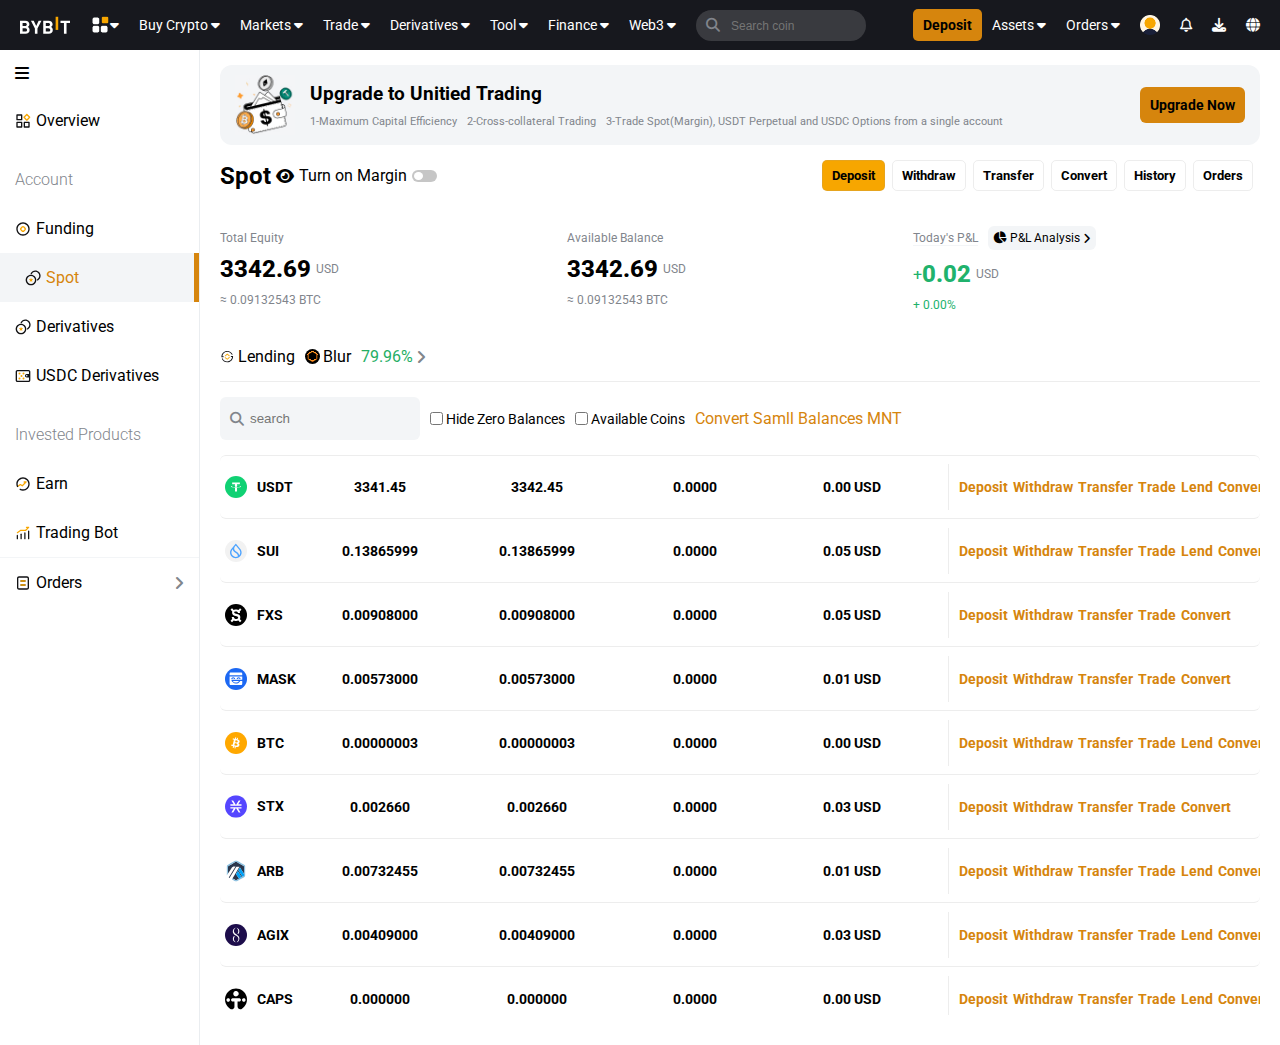
<file: bybit_spot-page-master/index.html>
<!DOCTYPE html>
<html lang="en">
<head>
    <meta charset="UTF-8">
    <meta http-equiv="X-UA-Compatible" content="IE=edge">
    <meta name="viewport" content="width=device-width, initial-scale=1.0">
    <link rel="stylesheet" href="style.css">
    <link rel="stylesheet" href="webfonts/all.min.css">
    <link rel="preconnect" href="https://fonts.googleapis.com">
    <link rel="preconnect" href="https://fonts.gstatic.com" crossorigin>
    <link href="https://fonts.googleapis.com/css2?family=Roboto:ital,wght@0,100;0,300;0,400;1,100&display=swap" rel="stylesheet">
    <title>Bybit/Spot</title>
</head>
<body>
    <header>
        <div class="left">
            <ul class="linkes">
                <li class="mobile"><a href="#0"><img class="logo" src="images/logo.svg" alt=""></a></li>
                <li><a href="#0"><img class="link" src="images/download.png" alt=""><i class="fa-solid fa-caret-down"></i></a></li>
                <li><a href="#0"><span>Buy Crypto</span><i class="fa-solid fa-caret-down"></i></a></li>
                <li><a href="#0"><span>Markets</span><i class="fa-solid fa-caret-down"></i></a></li>
                <li><a href="#0"><span>Trade</span><i class="fa-solid fa-caret-down"></i></a></li>
                <li><a href="#0"><span>Derivatives</span><i class="fa-solid fa-caret-down"></i></a></li>
                <li><a href="#0"><span>Tool</span><i class="fa-solid fa-caret-down"></i></a></li>
                <li><a href="#0"><span>Finance</span><i class="fa-solid fa-caret-down"></i></a></li>
                <li><a href="#0"><span>Web3</span><i class="fa-solid fa-caret-down"></i></a></li>
            </ul>
            <div class="search">
                <i class="fa-solid fa-search"></i>
                <input type="search" name="" id="" placeholder="Search coin">
            </div>
            <div class="search-mobile">
                <i class="fa-solid fa-search"></i>
                <input type="search" name="" id="" placeholder="Search coin">
            </div>
        </div>
        <div class="right">
            <ul class="linkes">
                <li class="btn"><a href="#0">Deposit</a></li>
                <li><a href="#0"><span>Assets</span><i class="fa-solid fa-caret-down"></i></a></li>
                <li><a href="#0"><span>Orders</span><i class="fa-solid fa-caret-down"></i></a></li>
                <li class="mobile sub-menu">
                    <a href="#0"><i class="fa-solid fa-angle-down mobile"></i><img src="images/default.png" alt=""></a>
                    <ul class="icons">
                        <ul class="nested">
                            <li class="mobile"><a href="#0"><img src="images/default.png" alt=""></a></li>
                            <li class="mobile"><a href="#0"><i class="fa-regular fa-bell"></i></a></li>
                            <li class="mobile"><a href="#0"><i class="fa-solid fa-download "></i></a></li>
                            <li class="mobile"><a href="#0"><i class="fa-solid fa-globe "></i></a></li>
                        </ul>
                        <li class="btn mobile"><a href="#0">Deposit</a></li>
                    </ul>
                </li>
                <li class="mobile bars last"><i class="fa-solid fa-bars"></i></li>
                <li><a href="#0"><i class="fa-regular fa-bell last"></i></a></li>
                <li><a href="#0"><i class="fa-solid fa-download last"></i></a></li>
                <li><a href="#0"><i class="fa-solid fa-globe last"></i></a></li>
            </ul>
        </div>
    </header>
    <main>
        <aside>
            <i class= "fa-solid fa-bars" ></i>
            <ul class="pages">
                <li><a href="overview_page/index.html"><img src="images/download.svg" alt=""> <span>Overview</span></a></li>
                <h4 class="mini-title">Account</h4>
                <ul class="sub">
                    <li><a href="#0"><img src="images/download (1).svg" alt=""><span>Funding</span></a></li>
                    <li class="active"><a href="#0"><img src="images/download (3).svg" alt=""><span>Spot</span></a></li>
                    <li><a href="#0"><img src="images/download (3).svg" alt=""><span>Derivatives</span></a></li>
                    <li><a href="#0"><img src="images/download (2).svg" alt=""><span>USDC Derivatives</span></a></li>
                </ul>
                <h4 class="mini-title">Invested Products</h4>
                <ul class="sub">
                    <li><a href="#0"><img src="images/download (4).svg" alt=""><span>Earn</span></a></li>
                    <li><a href="#0"><img src="images//download (5).svg" alt=""><span>Trading Bot</span></a></li>
                </ul>
                <li class="last-li"><a href="#0"><img src="images/download (6).svg" alt=""><span>Orders</span></a><i class="fa-solid fa-angle-right"></i></li>
            </ul>
        </aside>
        <div class="content">
            <div class="overley"></div>
            <div class="acc-guide">
                <div class="left">
                    <img src="images/uta_update.0687ecd8.jpeg" alt="">
                    <div class="upgrade">
                        <h3>Upgrade to Unitied Trading</h3>
                        <ul clas="list">
                            <li>1-Maximum Capital Efficiency</li>
                            <li>2-Cross-collateral Trading</li>
                            <li>3-Trade Spot(Margin), USDT Perpetual and USDC Options from a single account</li>
                        </ol>
                    </div>
                </div>
                <a href="#0" class="right">Upgrade Now</a>
            </div>
            <div class="overview">
                <div class="left">
                    <h3>Spot<i class="fa-solid fa-eye"></i></h3>
                    <span>Turn on Margin <span class="icon"></span></span>
                </div>
                <div class="right">
                    <ul>
                        <li class="active">Deposit</li>
                        <li>Withdraw</li>
                        <li>Transfer</li>
                        <li>Convert</li>
                        <li>History</li>
                        <li>Orders</li>
                    </ul>
                </div>
            </div>
            <!-- usd info -->
            <div class="usd-info">
                <div class="box">
                    <div class="info">
                        <p class="head">Total Equity</p>
                        <div class="balance"><span class="num">3342.69</span><span>USD</span></div>
                        <p class="btc">≈ <span>0.09132543</span> BTC </p>
                    </div>
                </div>
                <div class="box">
                    <div class="info">
                        <p class="head">Available Balance
                        </p>
                        <div class="balance"><span class="num">3342.69</span><span>USD</span></div>
                            <p class="btc">≈ <span>0.09132543</span> BTC</p>
                    </div>
                </div>
                <div class="box">
                    <div class="info">
                        <div class="top">
                            <p class="head">Today's P&L</p>
                            <a href="analysis_page/index.html"><i class="fa-solid fa-chart-pie"></i> P&L Analysis <i class="fa-solid fa-angle-right"></i></a>
                        </div>
                        <div class="balance " style="color: #20b26c;"><span class="plus"style="color: #20b26c;"></span>+<span class="num"style="color: #20b26c;">0.02</span><span>USD</span></div>
                            <p class="btc"style="color: #20b26c;">+ <span class="percentage"style="color: #20b26c;">0.00%</span></p>
                    </div>
                </div>
            </div>
            <div class="mini">
                <span class="lending"><img src="images/download (7).svg" alt="">Lending</span>
                <span class="blur"><img src="images/a53b3094971d7b64825807ae103b2e50.svg" alt="">Blur</span>
                <span class="percent">79.96% <i class="fa-solid fa-angle-right"></i></span>
            </div>
            <div class="balances">
                <div class="inputs">
                    <div class="search">
                        <i class="fa-solid fa-search"></i>
                        <input type="search" name="" id="" placeholder="search">
                    </div>
                    <div class="hide-check-box check">
                        <input type="checkbox" name="" id="hide">
                        <label for="hide">Hide Zero Balances</label>
                    </div>
                    <div class="Available-check-box check">
                        <input type="checkbox" name="" id="Available">
                        <label for="Available">Available Coins</label>
                    </div>
                    <a href="#0">Convert Samll Balances MNT</a>
                </div>
                <div class="table">
                    <div class="row">
                        <div class="left">
                            <div class="title">
                                <img src="images/balances/170314b1e124e4f11ac58e456264a1b7.svg" alt="">
                                <span>USDT</span>
                            </div>
                            <ul class="balance">
                                <li>3341.45</li>
                                <li>3342.45</li>
                                <li>0.0000</li>
                                <li>0.00 USD</li>
                            </ul>
                        </div>
                        <ul class="options">
                            <li>Deposit</li>
                            <li>Withdraw</li>
                            <li>Transfer</li>
                            <li>Trade</li>
                            <li>Lend</li>
                            <li>Convert</li>
                        </ul>
                    </div>
                    <div class="row">
                        <div class="left">
                            <div class="title">
                                <img src="images/cd0834d18ce8ee7dcda818f56ba100af.svg" alt="">
                                <span>SUI</span>
                            </div>
                            <ul class="balance">
                                <li>0.13865999</li>
                                <li>0.13865999</li>
                                <li>0.0000</li>
                                <li>0.05 USD</li>
                            </ul>
                        </div>
                        <ul class="options">
                            <li>Deposit</li>
                            <li>Withdraw</li>
                            <li>Transfer</li>
                            <li>Trade</li>
                            <li>Lend</li>
                            <li>Convert</li>
                        </ul>
                    </div>
                    <div class="row">
                        <div class="left">
                            <div class="title">
                                <img src="images/6471f0c6cf9cd4d1a5e60bc545bdd0a5.svg" alt="">
                                <span>FXS</span>
                            </div>
                            <ul class="balance">
                                <li>0.00908000</li>
                                <li>0.00908000</li>
                                <li>0.0000</li>
                                <li>0.05 USD</li>
                            </ul>
                        </div>
                        <ul class="options">
                            <li>Deposit</li>
                            <li>Withdraw</li>
                            <li>Transfer</li>
                            <li>Trade</li>
                            <li>Convert</li>
                        </ul>
                    </div>
                    <div class="row">
                        <div class="left">
                            <div class="title">
                                <img src="images/be5771442a781b3bb374911fa6d3f3de.svg" alt="">
                                <span>MASK</span>
                            </div>
                            <ul class="balance">
                                <li>0.00573000
                                </li>
                                <li>0.00573000
                                </li>
                                <li>0.0000</li>
                                <li>0.01 USD
                                </li>
                            </ul>
                        </div>
                        <ul class="options">
                            <li>Deposit</li>
                            <li>Withdraw</li>
                            <li>Transfer</li>
                            <li>Trade</li>
                            <li>Convert</li>
                        </ul>
                    </div>
                    <!-- <div class="row">
                        <div class="left">
                            <div class="title">
                                <img src="images/0116d2bc938e8175c25d919a9b982703.svg" alt="">
                                <span>RNDR</span>
                            </div>
                            <ul class="balance">
                                <li>3054.3319</li>
                                <li>3054.3319</li>
                                <li>0.0000</li>
                                <li>0.33 USD</li>
                            </ul>
                        </div>
                        <ul class="options">
                            <li>Deposit</li>
                            <li>Withdraw</li>
                            <li>Transfer</li>
                            <li>Trade</li>
                            <li>Convert</li>
                        </ul>
                    </div> -->
                    <div class="row">
                        <div class="left">
                            <div class="title">
                                <img src="images/balances/d9c8c35b4223b50d9773d7d5294d019f.svg" alt="">
                                <span>BTC</span>
                            </div>
                            <ul class="balance">
                                <li>0.00000003
                                </li>
                                <li>0.00000003
                                </li>
                                <li>0.0000</li>
                                <li>0.00 USD</li>
                            </ul>
                        </div>
                        <ul class="options">
                            <li>Deposit</li>
                            <li>Withdraw</li>
                            <li>Transfer</li>
                            <li>Trade</li>
                            <li>Lend</li>
                            <li>Convert</li>
                        </ul>
                    </div>
                    <div class="row">
                        <div class="left">
                            <div class="title">
                                <img src="images/5ead595f8557cbc2d8ca89e68d611351.svg" alt="">
                                <span>STX</span>
                            </div>
                            <ul class="balance">
                                <li>0.002660</li>
                                <li>0.002660</li>
                                <li>0.0000</li>
                                <li>0.03 USD</li>
                            </ul>
                        </div>
                        <ul class="options">
                            <li>Deposit</li>
                            <li>Withdraw</li>
                            <li>Transfer</li>
                            <li>Trade</li>
                            <li>Convert</li>
                        </ul>
                    </div>
                    <div class="row">
                        <div class="left">
                            <div class="title">
                                <img src="images/0116d2bc938e8175c25d919a9b982703.svg" alt="">
                                <span>ARB</span>
                            </div>
                            <ul class="balance">
                                <li>0.00732455
                                </li>
                                <li>0.00732455
                                </li>
                                <li>0.0000</li>
                                <li>0.01 USD</li>
                            </ul>
                        </div>
                        <ul class="options">
                            <li>Deposit</li>
                            <li>Withdraw</li>
                            <li>Transfer</li>
                            <li>Trade</li>
                            <li>Lend</li>
                            <li>Convert</li>
                        </ul>
                    </div>
                    <div class="row">
                        <div class="left">
                            <div class="title">
                                <img src="images/fe3acfcbbc40b9654e2ccb6a227149e6.svg" alt="">
                                <span>AGIX</span>
                            </div>
                            <ul class="balance">
                                <li>0.00409000</li>
                                <li>0.00409000</li>
                                <li>0.0000</li>
                                <li>0.03 USD</li>
                            </ul>
                        </div>
                        <ul class="options">
                            <li>Deposit</li>
                            <li>Withdraw</li>
                            <li>Transfer</li>
                            <li>Trade</li>
                            <li>Lend</li>
                            <li>Convert</li>
                        </ul>
                    </div>
                    <div class="row">
                        <div class="left">
                            <div class="title">
                                <img src="images/balances/e0daf3f2ada42daf83da854898471602.svg" alt="">
                                <span>CAPS</span>
                            </div>
                            <ul class="balance">
                                <li>0.000000</li>
                                <li>0.000000</li>
                                <li>0.0000</li>
                                <li>0.00 USD</li>
                            </ul>
                        </div>
                        <ul class="options">
                            <li>Deposit</li>
                            <li>Withdraw</li>
                            <li>Transfer</li>
                            <li>Trade</li>
                            <li>Lend</li>
                            <li>Convert</li>
                        </ul>
                    </div>
                    <div class="row">
                        <div class="left">
                            <div class="title">
                                <img src="images/balances/346a12a304bf37a227af2e7f7fcee6d7.svg" alt="">
                                <span>CGPT</span>
                            </div>
                            <ul class="balance">
                                <li>0.000000</li>
                                <li>0.000000</li>
                                <li>0.0000</li>
                                <li>0.00 USD</li>
                            </ul>
                        </div>
                        <ul class="options">
                            <li>Deposit</li>
                            <li>Withdraw</li>
                            <li>Transfer</li>
                            <li>Trade</li>
                            <li>Lend</li>
                            <li>Convert</li>
                        </ul>
                    </div>
                </div>
            </div>
        </div>
    </main>
    <script src="main.js"></script>
</body>
</html>
</file>
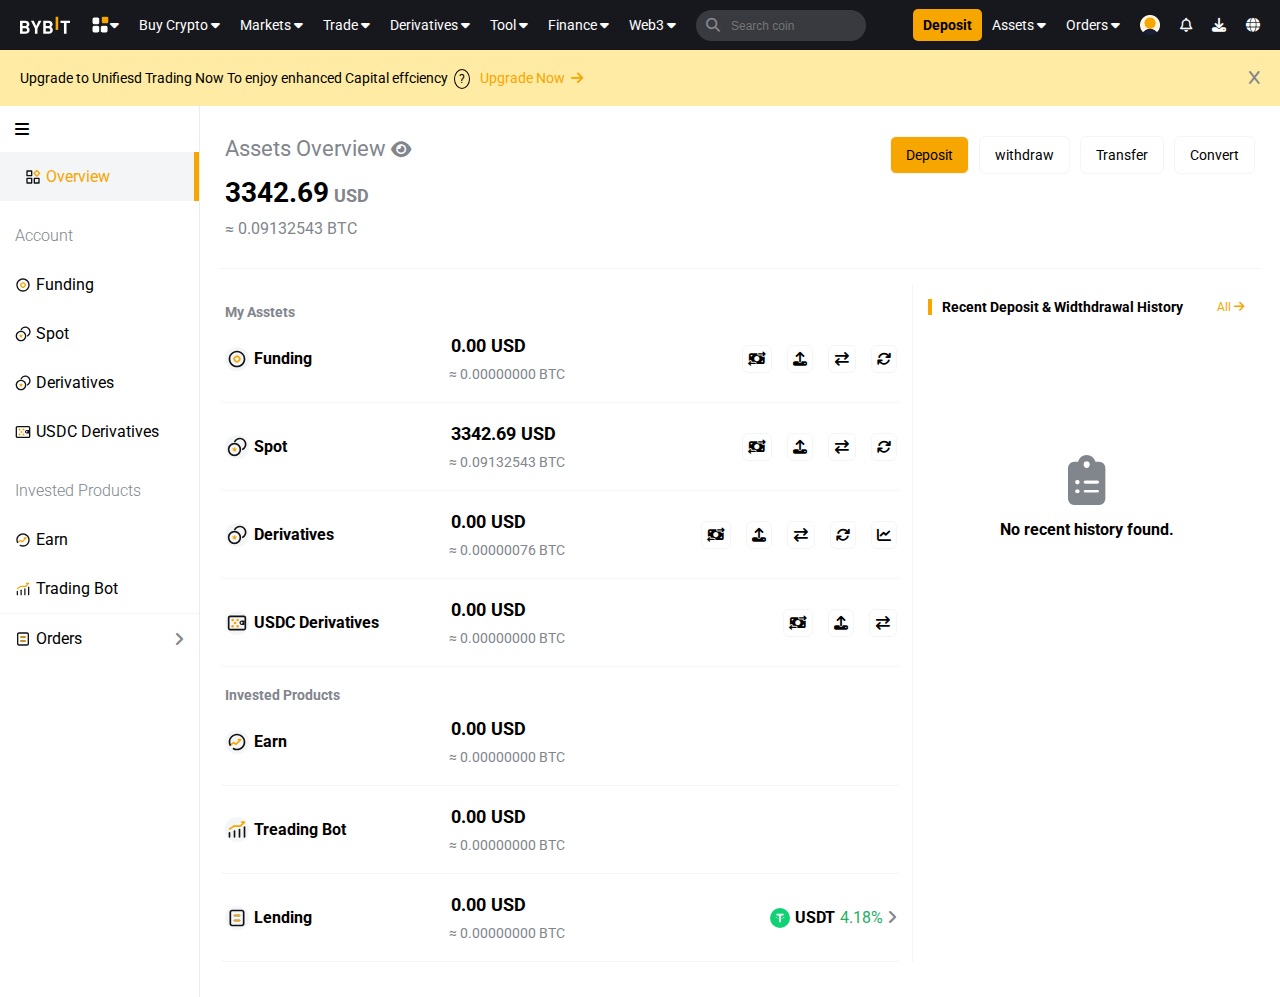
<file: bybit_spot-page-master/overview_page/index.html>
<!DOCTYPE html>
<html lang="en">
<head>
    <meta charset="UTF-8">
    <meta http-equiv="X-UA-Compatible" content="IE=edge">
    <meta name="viewport" content="width=device-width, initial-scale=1.0">
    <link rel="stylesheet" href="style.css">
    <link rel="stylesheet" href="../webfonts/all.min.css">
    <link rel="preconnect" href="https://fonts.googleapis.com">
    <link rel="preconnect" href="https://fonts.gstatic.com" crossorigin>
    <link href="https://fonts.googleapis.com/css2?family=Roboto:ital,wght@0,100;0,300;0,400;1,100&display=swap" rel="stylesheet">
    <title>Overview</title>
</head>
<body>
    <header>
        <div class="left">
            <ul class="linkes">
                <li class="mobile"><a href="#0"><img class="logo" src="images/logo.svg" alt=""></a></li>
                <li><a href="#0"><img class="link" src="images/download.png" alt=""><i class="fa-solid fa-caret-down"></i></a></li>
                <li><a href="#0"><span>Buy Crypto</span><i class="fa-solid fa-caret-down"></i></a></li>
                <li><a href="#0"><span>Markets</span><i class="fa-solid fa-caret-down"></i></a></li>
                <li><a href="#0"><span>Trade</span><i class="fa-solid fa-caret-down"></i></a></li>
                <li><a href="#0"><span>Derivatives</span><i class="fa-solid fa-caret-down"></i></a></li>
                <li><a href="#0"><span>Tool</span><i class="fa-solid fa-caret-down"></i></a></li>
                <li><a href="#0"><span>Finance</span><i class="fa-solid fa-caret-down"></i></a></li>
                <li><a href="#0"><span>Web3</span><i class="fa-solid fa-caret-down"></i></a></li>
            </ul>
            <div class="search">
                <i class="fa-solid fa-search"></i>
                <input type="search" name="" id="" placeholder="Search coin">
            </div>
            <div class="search-mobile">
                <i class="fa-solid fa-search"></i>
                <input type="search" name="" id="" placeholder="Search coin">
            </div>
        </div>
        <div class="right">
            <ul class="linkes">
                <li class="btn"><a href="#0">Deposit</a></li>
                <li><a href="#0"><span>Assets</span><i class="fa-solid fa-caret-down"></i></a></li>
                <li><a href="#0"><span>Orders</span><i class="fa-solid fa-caret-down"></i></a></li>
                <li class="mobile sub-menu">
                    <a href="#0"><i class="fa-solid fa-angle-down mobile"></i><img src="images/default.png" alt=""></a>
                    <ul class="icons">
                        <ul class="nested">
                            <li class="mobile"><a href="#0"><img src="images/default.png" alt=""></a></li>
                            <li class="mobile"><a href="#0"><i class="fa-regular fa-bell"></i></a></li>
                            <li class="mobile"><a href="#0"><i class="fa-solid fa-download "></i></a></li>
                            <li class="mobile"><a href="#0"><i class="fa-solid fa-globe "></i></a></li>
                        </ul>
                        <li class="btn mobile"><a href="#0">Deposit</a></li>
                    </ul>
                </li>
                <li class="mobile bars last"><i class="fa-solid fa-bars"></i></li>
                <li><a href="#0"><i class="fa-regular fa-bell last"></i></a></li>
                <li><a href="#0"><i class="fa-solid fa-download last"></i></a></li>
                <li><a href="#0"><i class="fa-solid fa-globe last"></i></a></li>
            </ul>
        </div>
    </header>
    <div class="mobile-menu">
        <i class="fa-solid fa-x"></i>
        <ul class="linkes">
            <li><a href="#0"><span>Assets</span><i class="fa-solid fa-caret-down"></i></a></li>
            <li><a href="#0"><span>Orders</span><i class="fa-solid fa-caret-down"></i></a></li>
            <li><a href="#0"><img class="link" src="images/download.png" alt=""><i class="fa-solid fa-caret-down"></i></a></li>
            <li><a href="#0"><span>Buy Crypto</span><i class="fa-solid fa-caret-down"></i></a></li>
            <li><a href="#0"><span>Markets</span><i class="fa-solid fa-caret-down"></i></a></li>
            <li><a href="#0"><span>Trade</span><i class="fa-solid fa-caret-down"></i></a></li>
            <li><a href="#0"><span>Derivatives</span><i class="fa-solid fa-caret-down"></i></a></li>
            <li><a href="#0"><span>Tool</span><i class="fa-solid fa-caret-down"></i></a></li>
            <li><a href="#0"><span>Finance</span><i class="fa-solid fa-caret-down"></i></a></li>
            <li><a href="#0"><span>Web3</span><i class="fa-solid fa-caret-down"></i></a></li>
        </ul>
    </div>
    <div class="upgrade">
        <div class="left">
            <p>Upgrade to Unifiesd Trading Now To enjoy enhanced Capital effciency <span>?</span></p>
            <a href="#0">Upgrade Now <i class="fa-solid fa-arrow-right"></i></a>
        </div>
        <i class="fa-solid fa-x"></i>
    </div>
    <main>
        <aside>
            <i class= "fa-solid fa-bars" ></i>
            <ul class="pages">
                <li class="active"><a href="#0"><img src="images/download.svg" alt=""> <span>Overview</span></a></li>
                <h4 class="mini-title">Account</h4>
                <ul class="sub">
                    <li><a href="#0"><img src="images/download (1).svg" alt=""><span>Funding</span></a></li>
                    <li><a href="../index.html"><img src="images/download (3).svg" alt=""><span>Spot</span></a></li>
                    <li><a href="#0"><img src="images/download (3).svg" alt=""><span>Derivatives</span></a></li>
                    <li><a href="#0"><img src="images/download (2).svg" alt=""><span>USDC Derivatives</span></a></li>
                </ul>
                <h4 class="mini-title">Invested Products</h4>
                <ul class="sub">
                    <li><a href="#0"><img src="images/download (4).svg" alt=""><span>Earn</span></a></li>
                    <li><a href="#0"><img src="images//download (5).svg" alt=""><span>Trading Bot</span></a></li>
                </ul>
                <li class="last-li"><a href="#0"><img src="images/download (6).svg" alt=""><span>Orders</span></a><i class="fa-solid fa-angle-right"></i></li>
            </ul>
        </aside>
        <div class="content">
            <div class="assets-overveiw">
                <div class="left">
                    <div class="info">
                        <p class="head">Assets Overview <i class="fa-solid fa-eye"></i></p>
                        <div class="balance"><span class="num">3342.69</span><span>USD</span></div>
                        <p class="btc">≈ <span>0.09132543</span> BTC </p>
                    </div>
                </div>
                <div class="right">
                    <ul>
                        <li class="active">Deposit</li>
                        <li>withdraw</li>
                        <li>Transfer</li>
                        <li>Convert</li>
                    </ul>
                </div>
            </div>
            <div class="my-assets">
                <div class="left">
                    <div class="row">
                        <h4>My Asstets</h4>
                        <div class="row-content">
                            <div class="left">
                                <h3 class="title"><div class="img"><img src="images/download (1).svg" alt=""></div>Funding</h3>
                                <div class="info">
                                    <div class="balance"><span class="num">0.00</span><span>USD</span></div>
                                    <p class="btc">≈ <span>0.00000000</span> BTC </p>
                                </div>
                            </div>
                            <div class="right">
                                <ul>
                                    <li><i class="fa-solid fa-money-bill-transfer"></i></li>
                                    <li><i class="fa-solid fa-upload"></i></li>
                                    <li><i class="fa-solid fa-arrow-right-arrow-left"></i></li>
                                    <li><i class="fa-solid fa-arrows-rotate"></i></li>
                                </ul>
                            </div>
                        </div>
                    </div>
                    <div class="row">
                        <div class="row-content">
                            <div class="left">
                                <a href="../index.html" style="color: black;"><h3 class="title"><div class="img"><img src="images/download (3).svg" alt=""></div>Spot</h3></a>
                                <div class="info">
                                    <div class="balance"><span class="num">3342.69</span><span>USD</span></div>
                                    <p class="btc">≈ <span>0.09132543</span> BTC </p>
                                </div>
                            </div>
                            <div class="right">
                                <ul>
                                    <li><i class="fa-solid fa-money-bill-transfer"></i></li>
                                    <li><i class="fa-solid fa-upload"></i></li>
                                    <li><i class="fa-solid fa-arrow-right-arrow-left"></i></li>
                                    <li><i class="fa-solid fa-arrows-rotate"></i></li>
                                </ul>
                            </div>
                        </div>
                    </div>
                    <div class="row">
                        <div class="row-content">
                            <div class="left">
                                <h3 class="title"><div class="img"><img src="images/download (3).svg" alt=""></div>Derivatives</h3>
                                <div class="info">
                                    <div class="balance"><span class="num">0.00</span><span>USD</span></div>
                                    <p class="btc">≈ <span>0.00000076</span> BTC </p>
                                </div>
                            </div>
                            <div class="right">
                                <ul>
                                    <li><i class="fa-solid fa-money-bill-transfer"></i></li>
                                    <li><i class="fa-solid fa-upload"></i></li>
                                    <li><i class="fa-solid fa-arrow-right-arrow-left"></i></li>
                                    <li><i class="fa-solid fa-arrows-rotate"></i></li>
                                    <li><i class="fa-solid fa-chart-line"></i></li>
                                </ul>
                            </div>
                        </div>
                    </div>
                    <div class="row">
                        <div class="row-content">
                            <div class="left">
                                <h3 class="title"><div class="img"><img src="images/download (2).svg" alt=""></div>USDC Derivatives</h3>
                                <div class="info">
                                    <div class="balance"><span class="num">0.00</span><span>USD</span></div>
                                    <p class="btc">≈ <span>0.00000000</span> BTC </p>
                                </div>
                            </div>
                            <div class="right">
                                <ul>
                                    <li><i class="fa-solid fa-money-bill-transfer"></i></li>
                                    <li><i class="fa-solid fa-upload"></i></li>
                                    <li><i class="fa-solid fa-arrow-right-arrow-left"></i></li>
                                </ul>
                            </div>
                        </div>
                    </div>
                    <div class="row">
                        <h4>Invested Products</h4>
                        <div class="row-content">
                            <div class="left">
                                <h3 class="title"><div class="img"><img src="images/download (4).svg" alt=""></div>Earn</h3>
                                <div class="info">
                                    <div class="balance"><span class="num">0.00</span><span>USD</span></div>
                                    <p class="btc">≈ <span>0.00000000</span> BTC </p>
                                </div>
                            </div>
                            <div class="right">
                            </div>
                        </div>
                    </div>
                    <div class="row">
                        <div class="row-content">
                            <div class="left">
                                <h3 class="title"><div class="img"><img src="images/download (5).svg" alt=""></div>Treading Bot</h3>
                                <div class="info">
                                    <div class="balance"><span class="num">0.00</span><span>USD</span></div>
                                    <p class="btc">≈ <span>0.00000000</span> BTC </p>
                                </div>
                            </div>
                            <div class="right">
                            </div>
                        </div>
                    </div>
                    <div class="row">
                        <div class="row-content">
                            <div class="left">
                                <h3 class="title"><div class="img"><img src="images/download (6).svg" alt=""></div>Lending</h3>
                                <div class="info">
                                    <div class="balance"><span class="num">0.00</span><span>USD</span></div>
                                    <p class="btc">≈ <span>0.00000000</span> BTC </p>
                                </div>
                            </div>
                            <div class="right">
                                <h3>
                                    <img src="images/170314b1e124e4f11ac58e456264a1b7.svg" alt="">
                                    USDT
                                </h3>
                                <span>4.18% <i class="fa-solid fa-angle-right"></i></span>
                            </div>
                        </div>
                    </div>
                </div>
                <div class="right">
                    <div class="header">
                        <h3>Recent Deposit & Widthdrawal History</h3>
                        <a href="">All <i class="fa-solid fa-arrow-right"></i></a>
                    </div>
                    <div class="content">
                        
                    </div>
                    <div class="no-data">
                        <i class="fa-solid fa-clipboard-list"></i>
                        <p>No recent history found.</p>
                    </div>
                </div>
            </div>
        </div>
    </main>
    <div class="overley"></div>
    <script src="main.js"></script>
</body>
</html>
</file>
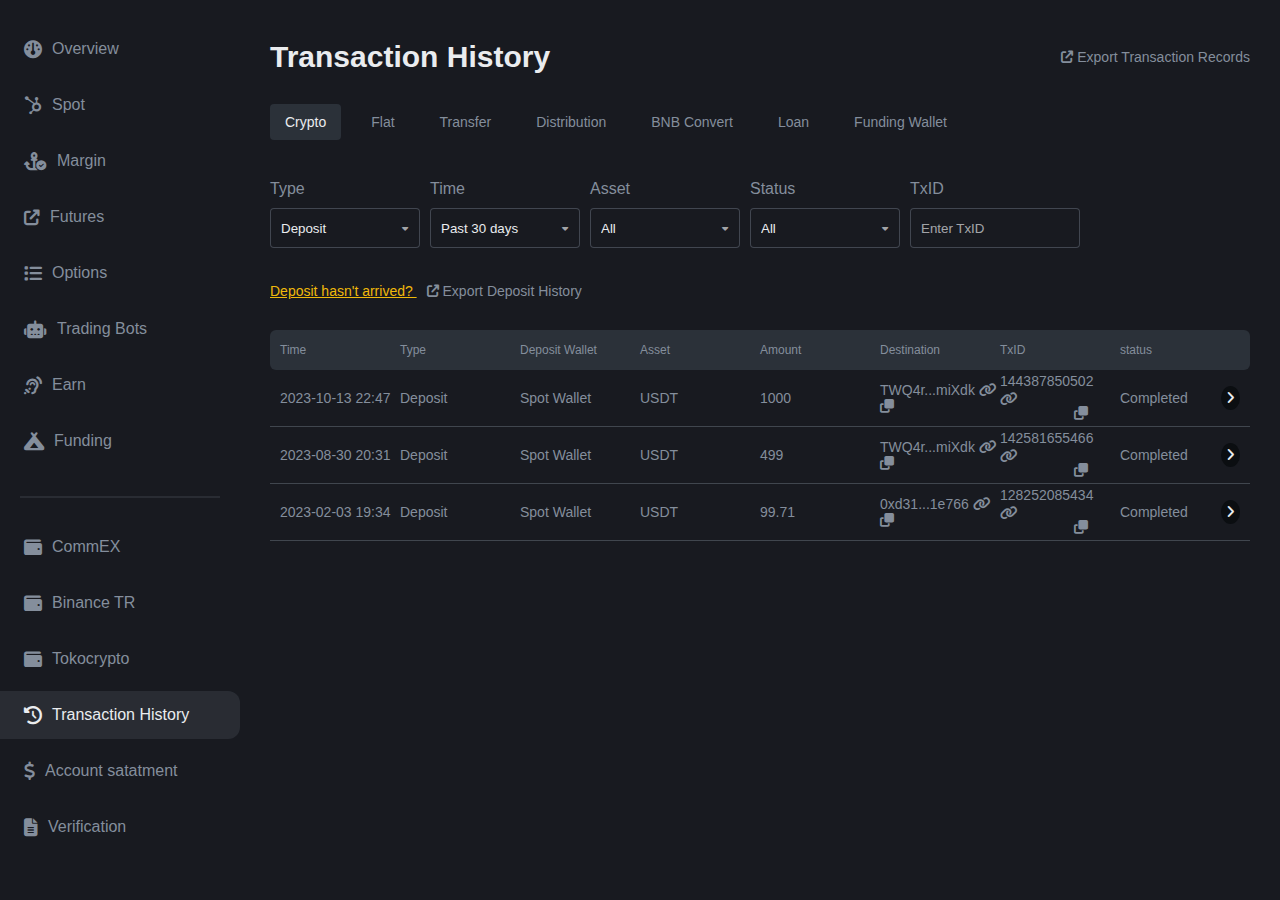
<file: bybit_spot-page-master/Transaction_page-master/index.html>
<!DOCTYPE html>
<html lang="en">
<head>
    <meta charset="UTF-8">
    <meta http-equiv="X-UA-Compatible" content="IE=edge">
    <meta name="viewport" content="width=device-width, initial-scale=1.0">
    <link rel="stylesheet" href="style.css">
    <link rel="stylesheet" href="style.css">
    <link rel="stylesheet" href="webfonts/all.min.css">
    <title>Transaction History</title>
</head>
<body>
    <!-- <header>
        <div class="left">
            <ul class="linkes">
                <li class="mobile"><a href="#0"><img class="logo" src="images/logo.svg" alt=""></a></li>
                <li><a href="#0"><img class="link" src="images/download.png" alt=""><i class="fa-solid fa-caret-down"></i></a></li>
                <li><a href="#0"><span>Buy Crypto</span><i class="fa-solid fa-caret-down"></i></a></li>
                <li><a href="#0"><span>Markets</span><i class="fa-solid fa-caret-down"></i></a></li>
                <li><a href="#0"><span>Trade</span><i class="fa-solid fa-caret-down"></i></a></li>
                <li><a href="#0"><span>Derivatives</span><i class="fa-solid fa-caret-down"></i></a></li>
                <li><a href="#0"><span>Tool</span><i class="fa-solid fa-caret-down"></i></a></li>
                <li><a href="#0"><span>Finance</span><i class="fa-solid fa-caret-down"></i></a></li>
                <li><a href="#0"><span>Web3</span><i class="fa-solid fa-caret-down"></i></a></li>
            </ul>
            <div class="search">
                <i class="fa-solid fa-search"></i>
                <input type="search" name="" id="" placeholder="Search coin">
            </div>
            <div class="search-mobile">
                <i class="fa-solid fa-search"></i>
                <input type="search" name="" id="" placeholder="Search coin">
            </div>
        </div>
        <div class="right">
            <ul class="linkes">
                <li class="btn"><a href="#0">Deposit</a></li>
                <li><a href="#0"><span>Assets</span><i class="fa-solid fa-caret-down"></i></a></li>
                <li><a href="#0"><span>Orders</span><i class="fa-solid fa-caret-down"></i></a></li>
                <li class="mobile sub-menu">
                    <a href="#0"><i class="fa-solid fa-angle-down mobile"></i><img src="images/default.png" alt=""></a>
                    <ul class="icons">
                        <ul class="nested">
                            <li class="mobile"><a href="#0"><img src="images/default.png" alt=""></a></li>
                            <li class="mobile"><a href="#0"><i class="fa-regular fa-bell"></i></a></li>
                            <li class="mobile"><a href="#0"><i class="fa-solid fa-download "></i></a></li>
                            <li class="mobile"><a href="#0"><i class="fa-solid fa-globe "></i></a></li>
                        </ul>
                        <li class="btn mobile"><a href="#0">Deposit</a></li>
                    </ul>
                </li>
                <li class="mobile bars last"><i class="fa-solid fa-bars"></i></li>
                <li><a href="#0"><i class="fa-regular fa-bell last"></i></a></li>
                <li><a href="#0"><i class="fa-solid fa-download last"></i></a></li>
                <li><a href="#0"><i class="fa-solid fa-globe last"></i></a></li>
            </ul>
        </div>
    </header> -->
    <main>
        <aside>
            <ul class="top">
                <li><a href="../index.html"><i class="fa-solid fa-gauge"></i><span>Overview</span></a></li>
                <li><a href="../spot_page/index.html"><i class="fa-brands fa-hubspot"></i><span>Spot</span></a></li>
                <li><a href="#0"><i class="fa-solid fa-anchor-circle-check"></i><span>Margin</span></a></li>
                <li><a href="#0"><i class="fa-solid fa-arrow-up-right-from-square"></i><span>Futures</span></a></li>
                <li><a href="#0"><i class="fa-solid fa-list"></i><span>Options</span></a></li>
                <li><a href="#0"><i class="fa-solid fa-robot"></i><span>Trading Bots</span></a></li>
                <li><a href="#0"><i class="fa-solid fa-ear-listen"></i><span>Earn</span></a></li>
                <li><a href="#0"><i class="fa-solid fa-campground"></i><span>Funding</span></a></li>
            </ul>
            <ul class="bottom">
                <li><a href="#0"><i class="fa-solid fa-wallet"></i><span>CommEX</span></a></li>
                <li><a href="#0"><i class="fa-solid fa-wallet"></i><span>Binance TR</span></a></li>
                <li><a href="#0"><i class="fa-solid fa-wallet"></i><span>Tokocrypto</span></a></li>
                <li class="active"><a href="#0"><i class="fa-solid fa-clock-rotate-left"></i><span>Transaction History</span></a></li>
                <li><a href="#0"><i class="fa-solid fa-dollar-sign"></i><span>Account satatment</span></a></li>
                <li><a href="#0"><i class="fa-solid fa-file-lines"></i><span>Verification</span></a></li>
            </ul>
        </aside>
        <div class="content">
            <div class="head">
                <h3>Transaction History</h3>
                <a href="#0">
                    <i class="fa-solid fa-arrow-up-right-from-square"></i>
                    Export Transaction Records
                </a>
            </div>
            <div class="options">
                <ul>
                    <li class="active">Crypto</li>
                    <li>Flat</li>
                    <li>Transfer</li>
                    <li>Distribution</li>
                    <li>BNB Convert</li>
                    <li>Loan</li>
                    <li>Funding Wallet</li>
                </ul>
            </div>
            <div class="inputs">
                <div class="left">
                    <div class="input">
                        <label for="">Type</label>
                        <div class="select-container">
                            <select name="" id="">
                                <option value="volvo" style="padding: 20px;">Deposit</option>
                                <option value="volvo" style="padding: 20px;">Widthdraw</option>

                        </select>
                        <i class="fa-solid fa-caret-down"></i>
                        </div>
                    </div>
                    <div class="input">
                        <label for="">Time</label>
                        <div class="select-container">
                            <select name="" id="">
                                <option value="volvo">Past 30 days</option>
                        </select>
                        <i class="fa-solid fa-caret-down"></i>
                        </div>
                    </div>
                    <div class="input">
                        <label for="">Asset</label>
                        <div class="select-container">
                            <select name="" id="">
                                <option value="volvo">All</option>
                        </select>
                        <i class="fa-solid fa-caret-down"></i>
                        </div>
                    </div>
                    <div class="input">
                        <label for="">Status</label>
                        <div class="select-container">
                            <select name="" id="">
                                <option value="volvo">All</option>
                        </select>
                        <i class="fa-solid fa-caret-down"></i>
                        </div>
                    </div>
                    <div class="input txID">
                        <label for="">TxID</label>
                        <input type="text" name="" id="" placeholder="Enter TxID">
                    </div>
                </div>
                <div class="right">
                    <a href="#0">
                        Deposit hasn't arrived?
                    </a>
                    <a href="#0">
                        <i class="fa-solid fa-arrow-up-right-from-square"></i>
                        Export Deposit History
                    </a>
                </div>
            </div>
            <div class="table">
                <div class="head">
                    <span>Time</span>
                    <span>Type</span>
                    <span>Deposit Wallet</span>
                    <span>Asset</span>
                    <span>Amount</span>
                    <span>Destination</span>
                    <span>TxID</span>
                    <span>status</span>
                </div>
                <div class="body">
                    <div class="row">
                        <span>2023-10-13 22:47</span>
                        <span>Deposit</span>
                        <span>Spot Wallet</span>
                        <span>USDT</span>
                        <span>1000</span>
                        <span>
                            TWQ4r...miXdk
                            <i class="fa-solid fa-link"></i> <i class="fa-solid fa-copy"></i></span>
                        <span class="custom"><span class="top">144387850502  <i class="fa-solid fa-link"></i></span>
                        <span class="bottom"><i class="fa-solid fa-copy"></i></span>
                    </span>
                    <span>Completed <i class="fa-solid fa-angle-right"></i></span>
                    </div>
                    <div class="row">
                        <span>2023-08-30 20:31</span>
                        <span>Deposit</span>
                        <span>Spot Wallet</span>
                        <span>USDT</span>
                        <span>499</span>
                        <span>TWQ4r...miXdk
                            <i class="fa-solid fa-link"></i> <i class="fa-solid fa-copy"></i></span>
                        <span class="custom"><span class="top">142581655466  <i class="fa-solid fa-link"></i></span>
                        <span class="bottom"><i class="fa-solid fa-copy"></i></span>
                    </span>
                    <span>Completed <i class="fa-solid fa-angle-right"></i></span>
                    </div>
                    <div class="row">
                        <span>2023-02-03 19:34</span>
                        <span>Deposit</span>
                        <span>Spot Wallet</span>
                        <span>USDT</span>
                        <span>99.71</span>
                        <span>0xd31...1e766 <i class="fa-solid fa-link"></i> <i class="fa-solid fa-copy"></i></span>
                        <span class="custom"><span class="top">128252085434 <i class="fa-solid fa-link"></i></span>
                        <span class="bottom"><i class="fa-solid fa-copy"></i></span>
                    </span>
                    <span>Completed <i class="fa-solid fa-angle-right"></i></span>
                    </div>
                    
                </div>
            </div>
        </div>
    </main>
    <script src="main.js"></script>
</body>
</html>
</file>
<file: bybit_spot-page-master/style.css>
* {
    box-sizing: border-box;
    padding: 0;
    margin: 0;
}

:root {
    --main-color: #d6850d;
    --backgroun-color:#f7a600;
    --main-padding: 15px;
    --green-color: rgb(36, 174, 100);
    --primary-color-02: #17181e;
    --light-orange: rgba(255,215,72,.5);
    --background-color: #f3f5f7;
    --bds-gray-T2: #81858c;
    --green-color: rgb(36, 174, 100);
}

body {
    scroll-behavior: smooth;
    font-family: 'Roboto', sans-serif;
}

header {
    background-color: var(--primary-color-02);
    position: relative;
    padding: 0 10px;
    display: flex;
    align-items: center;
    justify-content: space-between;
}

header > div {
    display: flex;
    align-items: center;
}

header > div ul {
    display: flex;
    align-items: center;
}

header > div ul li {
    transition: 0.4s;
}

header > div ul li a {
    padding:var(--main-padding) 10px;
    color: white;
    font-size: 14px;
    display: flex;
    align-items: center;
}

header > div ul li a > i:not(.last) {
    transform: rotate(0deg);
    transition: 0.4s;
}
@media (min-width: 992px) {
    header > div ul li:hover a {
        color: var(--main-color);
    }
    
    header > div ul li:hover a > i:not(.last) {
        transform: rotate(-180deg);
    }
}

header div ul li a span {
    margin-right: 3px;
}

header > div ul li a img.logo {
    width: 50px;
}

header > div ul li a img.link {
    width: 20px;
}

header .right ul li a img {
    width: 20px;
}

header .right ul li a i.last {
    font-size: 14px;
}

header .right ul li.btn {
    width: fit-content;
    background: var(--main-color);
    border-radius: 5px;
}

header .right ul li.btn a {
    padding: 8px 10px;
    color: black;
    font-weight: bold;
}

header .left .search {
    background-color: hsla(0,0%,100%,.08);
    position: relative;
    border-radius: 20px;
    margin-left: 10px;
}

header .left .search i {
    position: absolute;
    top: 50%;
    transform: translateY(-50%);
    left: 10px;
    color: var(--bds-gray-T2);
    font-size: 14px;
}

header .left .search input {
    width: 170px;
    background-color: hsla(0,0%,100%,.08);
    padding:8px  10px;
    border: none;
    padding-left: 35px;
    border-radius: 20px;
    color: white;
}

header .left .search input::placeholder {
    font-size: 12px;
}

header .left .search input:focus {
    outline: none;
    border: 1px solid var(--main-color);
}
/* responsive header */
@media (min-width: 1024px) and (max-width: 1100px)
{
    header > div ul li a {
        font-size: 8px;
    }
}
.mobile-menu {
    display: none;
}
.sub-menu ul {
    display: none;
}
.search-mobile {
    display: none;
}
.bars {
    display: none;
}
.mobile i.mobile {
    display: none;
} 
@media (max-width: 991px)
{
.mobile i.mobile {
    display: inline;
    margin-right: 5px;
} 
 .sub-menu {
    position: relative;
}
 .sub-menu > ul {
    padding: 5px 10px 10px;
     display: none;
     flex-direction: column;
     visibility: hidden;
     background-color: var(--primary-color-02);
    position: absolute;
    bottom: -96px;
    left: 34%;
    transform: translateX(-50%);
}
header .right ul li.btn {
    margin-top: 5px;
        width: 100%;
}
header .right ul li.btn a {
    display: flex;
    align-items: center;
    justify-content: center;
}
.sub-menu > ul .nested {
    display: flex;
}
.sub-menu ul li a {
    font-size: 14px;
}
.sub-menu ul li:hover a {
    color: var(--main-color);
}
.sub-menu ul.active {
    display: flex;
    visibility: visible;
    animation: to-top 1 0.7s;
}
@keyframes to-top {
    from {
        transform: translate(-50%,10px);
        opacity: 0;
    }to {
        transform: translatey(-50%,0);
        opacity: 1;
    }
}
.bars {
    display: block;
}
header .left ul li:not(.mobile)  {
    display: none;
}
header .right ul li:not(.mobile)  {
    display: none;
}
header .right ul li.bars {
    color: white;
    padding: var(--main-padding) 10px;
}
.mobile-menu {
    transition: 0.6s;
    display: block;
    position: fixed;
    height: 100%;
    overflow-y: scroll;
    overflow-x: hidden;
    top: 0;
    left: -260px;
    background-color: var(--primary-color-02);
    width: 250px;
    z-index: 1000000;
    padding: 0 var(--main-padding);
}
.mobile-menu.active {
    left: 0;
}
.mobile-menu ul {
    margin-top: 50px;
}

.mobile-menu ul li:hover a {
    color: var(--main-color);
}
.mobile-menu ul li a {
    display: flex;
    align-items: center;
    padding: 20px;
    color: white;
    font-size: 16px;
}
.mobile-menu ul li a i {
    margin-left: 5px;
}
.mobile-menu ul li.btn {
    background-color: var(--main-color);
    border-radius: 12px;
    position: absolute;
    bottom: 10px;
    left: 15px;
    width: calc(100% - 30px);
}
.mobile-menu ul li.btn a {
    text-align: center;
    display: flex;
    align-items: center;
    justify-content: center;
    color: black;
}
.mobile-menu ul li a img {
    width: 20px;
}
.mobile-menu > i {
    float: right;
    margin: 30px 20px 30px 0;
    color: white;
}
@media (min-width: 1024px) and (max-width: 1100px)
{
    header > div ul li a {
        font-size: 8px;
    }
}
}
/* responsive header */

ul {
    list-style: none;
}

a {
    text-decoration: none;
}
/* start sidebar */
main {
    transition: 0.4s;
    display: grid;
    grid-template-columns: 200px 1fr;
}
@media (min-width:992px) {
    main.m-sh {
        grid-template-columns: 50px 1fr;
    }
}
@media (max-width:991px) {
    main {
        grid-template-columns: 1fr;
    }
}
main aside {
    transition: 0.4s;
    width: 200px;
    border-right: 1px solid #eaedf0;
    height: 100%;
    background-color: white;
}
main aside ul li {
    transition: var(0.6s);
}
main aside ul li a {
    transition: 0.6s;
    display: flex;
    align-items: center;
    color: black;
    padding: var(--main-padding);
}
main aside ul li:hover a {
    color: var(--main-color);
}

main aside ul li:hover {
    background-color: var(--background-color);
}
main aside ul li a img {
    margin-right: 5px;
}

main aside ul li.active {
    background-color: var(--background-color);
    position: relative;
} 
main aside ul li.active a img {
    margin-left: 10px;
}

main aside ul li.active a {
    color: var(--main-color);
}
main aside ul li.active::after {
    content: "";
    position: absolute;
    width: 5px;
    height: 100%;
    right: 0;
    top: 0;
    background-color: var(--main-color);
}
main aside ul li img {
    transition: 0.6s;
    width: 16px;
    height: 16px;
}
main aside ul li:hover img {
    margin-left: 10px;
}
main aside > i {
    padding: var(--main-padding);
    cursor: pointer;
}

main aside ul h4 {
    margin-top: 10px;
    color: var(--bds-gray-T2);
    font-size: 16px;
    padding: var(--main-padding);
    font-weight: 300;
}

.last-li {
    display: flex;
    align-items: center;
    justify-content: space-between;
    border-top: 0.5px solid var(--background-color) ;
}
.last-li > i {
    color: var(--bds-gray-T2);
    cursor: pointer;
    transition: 0.6s;
    margin-right: 15px;
}

.last-li > i:hover {
    color: var(--main-color);
}
/* shrink class */

aside.shrink {
    width: 50px ;
    overflow: hidden;
}

aside.shrink ul li a img {
    margin-right: 20px;
}
aside.shrink ul h4 {
    margin-left: 40px;
}

aside.shrink ul li:hover img {
    margin-left: 0;
}
aside.shrink ul li a span {
    display: none;
}

aside.shrink ul h4 {
    visibility: hidden;
}
aside.shrink ul li.active img {
    margin-left: 0;
}

/* responsive */
@media (max-width: 991px)
{
    main aside {
        position: fixed;
        z-index: 100000;
        width: 300px;
    }
    main aside ul li a {
        font-size: 14px;
    }
}

/* content */
main .content {
    padding: var(--main-padding) 20px;
}
main .content .acc-guide {
    background-color: var(--background-color);
    padding: 10px 15px;
    display: flex;
    justify-content: space-between;
    align-items: center;
    border-radius: 12px;
}

main .content .acc-guide .left {
    display: flex;
    justify-content: space-between;
    align-items: center;
}

main .content .acc-guide .left ul {
    display: flex;
    justify-content: space-between;
    margin-top: 10px;
}

main .content .acc-guide .left img {
    width: 60px;

}

main .content .acc-guide .left .upgrade {
    display: flex;
    flex-direction: column;
    justify-content: space-between;
    align-items: flex-start;
    margin-left: 15px;
}

main .content .acc-guide .left ul li {
    font-size: 11px;
    color: var(--bds-gray-T2);
}

main .content .acc-guide .left ul li:not(:last-child) {
    margin-right: 10px;
}

main .content .acc-guide  a.right {
    display: block;
    color: black;
    background-color: var(--main-color);
    border-radius: 6px;
    width: fit-content;
    padding: 10px;
    font-size: 14px;
    font-weight: bold;
    text-align: center;
}
.overley  {
    display: none;
    position: fixed;
    width: 100%;
    height: calc(100% + 15px);
    background-color: #00000061;
    top: 0;
}
/* responsive */

@media (max-width: 991px)
{
    main .content {
        padding-left: 65px;
    }
    main .content .acc-guide {
        flex-direction: column;
        justify-content: center;
        align-items: center;
        padding: 15px 5px 20px;
    }
    main .content .acc-guide .left {
        flex-direction: column;

    }
    main .content .acc-guide .left h3 {
        margin: 10px 0 0;
    }
    main .content .acc-guide .left .upgrade {
        align-items: center;
        justify-content: center;
    }
    main .content .acc-guide .left ul {
        margin-top: 20px;
    }
    main .content .acc-guide .left ul li {
        padding: 10px 0;
        font-size: 13px;
    }
    main .content .acc-guide a.right {
        margin-top: 20px;
    }   
}

@media (max-width: 676px)
{
    main .content .acc-guide .left ul {
        flex-wrap: wrap;
    }
}

/* over view */

.overview {
    display: flex;
    justify-content: space-between;
    align-items: center;
    margin: 15px 0;
}
.overview .left {
    display: flex;
    align-items: center;
}
.overview .left h3 {
    font-size: 24px;
    font-weight: bold;
    display: flex;
    align-items: center;
}
.overview .left > span {
    margin-left: 5px;
    display: flex;
    align-items: center;
}
.overview .left > span .icon {
    position: relative;
    display: block;
    width: 25px;
    height: 12px;
    background-color: #9e9e9e96;
    margin-left: 5px;
    border-radius: 12px;
    cursor: pointer;
}
.overview .left > span .icon::before {
    content: "";
    position: absolute;
    left: 2px;
    top: 2px;
    background-color: white;
    width: calc(50% - 4px);
    height: calc(100% - 4px);
    border-radius: 50%;
}
.overview .left h3 i {
    margin-left: 5px;
    font-size: 16px;
}
.overview .right ul {
    display: flex;
    justify-content: space-between;
}
.overview .right ul li {
    padding: 7px 9px;
    color: black;
    border: 1px solid #9e9e9e30;
    margin-right: 7px;
    font-size: 13px;
    font-weight: bold;
    border-radius: 5px;
    cursor: pointer;
    transition: 0.6s;
}
.overview .right ul li:not(li.active):hover {
    color: var(--main-color);
    border: 1px solid var(--backgroun-color);
}
.overview .right ul li.active {
    background-color: var(--backgroun-color);
}

@media (max-width: 676px) {
     .overview .left {
        margin-bottom: 15px;
    }
     .overview {
        flex-direction: column;
        align-items: flex-start;
        justify-content: center;
    }
}

/* usd info */
.content .usd-info {
    display: flex;
    margin-top: 15px;
    justify-content: space-between;
}
.content .usd-info .box {
    width: calc(100% / 3);
    padding: 20px 0;
    border-radius: 10px;
    display: flex;
    align-items: center;
    justify-content: space-between;
}

.content .usd-info .box:not(:last-child) .info .head {
    color: var(--bds-gray-T2);
    font-size: 12px;
    margin-bottom: 10px;
}

.content .usd-info .box:not(:last-child) .info .balance {
    display: flex;
    align-items: center;
    justify-content: space-between;
    margin-bottom: 10px;
}

.content .usd-info .box:not(:last-child) .info p :last-child {
    color: var(--bds-gray-T2);
    font-size: 12px;
}

.content .usd-info .box:not(:last-child) .info .btc{
    color: var(--bds-gray-T2);
    font-size: 12px;
}

.content .usd-info .box .info .balance .num {
    margin-right: 5px;
}

.content .usd-info .box:not(:last-child) .info .balance .num {
    font-size: 24px;
    font-weight: 800;
}
.content .usd-info .box:not(:last-child) .info .balance span:last-child {
    color: var(--bds-gray-T2);
    font-size: 12px;
}

.content .usd-info .box:last-child .top {
    display: flex;
    align-items: center;
    margin-bottom: 10px;
    color: black;
    font-size: 12px;
}

.content .usd-info .box:last-child .top a:hover {
    color: var(--main-color);
}

.content .usd-info .box:last-child .top p {
    color: var(--bds-gray-T2);
    border-bottom: 0.2px solid var(--background-color);
}

.content .usd-info .box:last-child .top a {
    display: flex;
    align-items: center;
    margin-left: 10px;
    background-color: var(--background-color);
    padding: 5px;
    transition: 0.6s;
    border-radius: 6px;
    color: #000;
}

.content .usd-info .box:last-child .top a i:first-child {
    margin-right: 3px;
}

.content .usd-info .box:last-child .top i:last-child {
    margin-left: 3px;
    margin-top: 2px;
}

.content .usd-info .box:last-child .balance .num, 
.content .usd-info .box:last-child .balance .plus {
    color: var(--green-color);
    font-size: 24px;
    font-weight: 800;
}

.content .usd-info .box:last-child .balance {
    display: flex;
    align-items: center;
}
.content .usd-info .box:last-child .balance span:last-child {
    color: var(--bds-gray-T2);
    font-size: 12px;
}

.content .usd-info .box:last-child .btc {
    color: var(--green-color);
    font-size: 12px;
    margin-top: 10px;
}
/* mini */

.mini  {
    display: flex;
    padding: var(--main-padding) 0;
    border-bottom: 1px solid #9e9e9e30;
}
.mini span {
    margin-right: 10px;
}

.mini span img {
    width: 15px;
    margin-right: 3px;
}
.mini span {
    display: flex;
    align-items: center;
}

.mini span.percent {
    color: var(--green-color);
} 

.mini span.percent i {
    color: var(--bds-gray-T2);
    margin-left: 3px;
}
/* responsive */
@media (max-width: 676px) {
    .content .usd-info {
        flex-wrap: wrap;
    } 
}

/* balances */
.balances {
    padding: var(--main-padding) 0;
}

.balances .inputs {
    display: flex;
    align-items: center;
}

.balances .inputs .search {
    position: relative;
    width: 200px;
}



.balances .inputs .search input {
    width: 100%;
    padding: 14px 30px ;
    border: none;
    background-color: var(--background-color);
    border-radius: 6px;
}

.balances .inputs .search input:focus {
    outline: none;
}

.balances .inputs .search i {
    position: absolute;
    top: 50%;
    transform: translateY(-50%);
    left: 10px;
    font-size: 14px;
    color: var(--bds-gray-T2);
}

.balances .inputs .hide-check-box {
    margin: 0 10px;
}

.balances .inputs .check {
    display: flex;
    align-items: center;

}

.balances .inputs .check input {
    margin-right: 3px;
}

.balances .inputs .check label {
    font-size: 14px;
}

.balances .inputs .Available-check-box {
    margin-right: 10px;
}

.balances .inputs a {
    color: var(--main-color);
}

.table {
    margin-top: 15px;
    overflow-y: scroll;
    height: 560px;
    overflow-x: hidden;
}
@media (max-width: 676px)
{
    .table {
        overflow: none;
        height: fit-content;
    } 
}
.table .title img {
    width: 22px;
    margin-right: 10px;
}
.table .title {
    display: flex;
    align-items: center;
    padding:0 5px;
    width: fit-content;
    margin-right: 30px;
    width: 80px;
}
.table .title span {
    font-weight: bold;
    font-size: 14px;
}
.table .row {
    height: 64px;
    display: flex;
    align-items: center;
    justify-content: space-between;
    border-radius: 6px;
    transition: 0.6s;
    border-bottom: 1px solid #9e9e9e30;
}

.table .row:first-child {
    border-top: 1px solid #9e9e9e30;
}

.table .row:hover {
    background-color: var(--background-color);
}

.table .row .left {
    display: flex;
    align-items: center;
    width: 70%;
}

.table .row ul.balance {
    display: flex;
    justify-content: space-between;
    width: 80%;
    padding-right: 10px;
}

.table .row ul.balance li {
    font-size: 14px;
    font-weight: bold;
    transition: 0.6s;
    padding: 20px 0;
    text-align: center;
    width: 100px;
}

.table .row ul.options {
    width: 30%;
    display: flex;
    padding: 0 10px;
    border-left: 1px solid #9e9e9e30;
    justify-content: flex-start;
}

@media (max-width: 991px)
{
    .table .row ul.options {
        overflow: scroll;
    }
}

.table .row ul.options li {
    margin-right: 5px;
    font-weight: bold;
    font-size: 14px;
    color: var(--main-color);
    padding: var(--main-padding) 0;
    cursor: pointer;
}
</file>
<file: bybit_spot-page-master/overview_page/style.css>
* {
    box-sizing: border-box;
    padding: 0;
    margin: 0;
}

:root {
    --main-color: #f7a600;
    --main-padding: 15px;
    --background-color: #f3f5f7;
    --bds-gray-T2: #81858c;
    --green-color: rgb(36, 174, 100);
    --primary-color-02: #17181e;
    --light-orange: rgba(255,215,72,.5) ;
}

.container{
    padding-left: 15px;
    padding-right: 15px;
    margin-left: auto;
    margin-right: auto;
}
@media (min-width: 768px){
    .container{
        width: 750px;
    }
}
@media(MIN-WIDTH: 992PX){
    .container{
        width: 970PX;
    }
}
@media(MIN-WIDTH: 1200PX){
    .container{
        width: 1170px;
    }
}

body {
    scroll-behavior: smooth;
    font-family: 'Roboto', sans-serif;
    overflow-x: hidden;
}

ul {
    list-style: none;
}

a {
    text-decoration: none;
}
header {
    background-color: var(--primary-color-02);
    position: relative;
    padding: 0 10px;
    display: flex;
    align-items: center;
    justify-content: space-between;
}

header > div {
    display: flex;
    align-items: center;
}

header > div ul {
    display: flex;
    align-items: center;
}

header > div ul li {
    transition: 0.4s;
}

header > div ul li a {
    padding:var(--main-padding) 10px;
    color: white;
    font-size: 14px;
    display: flex;
    align-items: center;
}

header > div ul li a > i:not(.last) {
    transform: rotate(0deg);
    transition: 0.4s;
}
@media (min-width: 992px) {
    header > div ul li:hover a {
        color: var(--main-color);
    }
    
    header > div ul li:hover a > i:not(.last) {
        transform: rotate(-180deg);
    }
}

header div ul li a span {
    margin-right: 3px;
}

header > div ul li a img.logo {
    width: 50px;
}

header > div ul li a img.link {
    width: 20px;
}

header .right ul li a img {
    width: 20px;
}

header .right ul li a i.last {
    font-size: 14px;
}

header .right ul li.btn {
    width: fit-content;
    background: var(--main-color);
    border-radius: 5px;
}

header .right ul li.btn a {
    padding: 8px 10px;
    color: black;
    font-weight: bold;
}

header .left .search {
    background-color: hsla(0,0%,100%,.08);
    position: relative;
    border-radius: 20px;
    margin-left: 10px;
}

header .left .search i {
    position: absolute;
    top: 50%;
    transform: translateY(-50%);
    left: 10px;
    color: var(--bds-gray-T2);
    font-size: 14px;
}

header .left .search input {
    width: 170px;
    background-color: hsla(0,0%,100%,.08);
    padding:8px  10px;
    border: none;
    padding-left: 35px;
    border-radius: 20px;
    color: white;
}

header .left .search input::placeholder {
    font-size: 12px;
}

header .left .search input:focus {
    outline: none;
    border: 1px solid var(--main-color);
}

/* responsive header */
@media (min-width: 1024px) and (max-width: 1100px)
{
    header > div ul li a {
        font-size: 8px;
    }
}
.mobile-menu {
    display: none;
}
.sub-menu ul {
    display: none;
}
.search-mobile {
    display: none;
}
.bars {
    display: none;
}
.mobile i.mobile {
    display: none;
} 
@media (max-width: 991px)
{
.mobile i.mobile {
    display: inline;
    margin-right: 5px;
} 
 .sub-menu {
    position: relative;
}
 .sub-menu > ul {
    padding: 5px 10px 10px;
     display: none;
     flex-direction: column;
     visibility: hidden;
     background-color: var(--primary-color-02);
    position: absolute;
    bottom: -96px;
    left: 34%;
    transform: translateX(-50%);
}
header .right ul li.btn {
    margin-top: 5px;
        width: 100%;
}
header .right ul li.btn a {
    display: flex;
    align-items: center;
    justify-content: center;
}
.sub-menu > ul .nested {
    display: flex;
}
.sub-menu ul li a {
    font-size: 14px;
}
.sub-menu ul li:hover a {
    color: var(--main-color);
}
.sub-menu ul.active {
    display: flex;
    visibility: visible;
    animation: to-top 1 0.7s;
}
@keyframes to-top {
    from {
        transform: translate(-50%,10px);
        opacity: 0;
    }to {
        transform: translatey(-50%,0);
        opacity: 1;
    }
}
.bars {
    display: block;
}
header .left ul li:not(.mobile)  {
    display: none;
}
header .right ul li:not(.mobile)  {
    display: none;
}
header .right ul li.bars {
    color: white;
    padding: var(--main-padding) 10px;
}
.mobile-menu {
    transition: 0.6s;
    display: block;
    position: fixed;
    height: 100%;
    overflow-y: scroll;
    overflow-x: hidden;
    top: 0;
    left: -260px;
    background-color: var(--primary-color-02);
    width: 250px;
    z-index: 1000000;
    padding: 0 var(--main-padding);
}
.mobile-menu.active {
    left: 0;
}
.mobile-menu ul {
    margin-top: 50px;
}

.mobile-menu ul li:hover a {
    color: var(--main-color);
}
.mobile-menu ul li a {
    display: flex;
    align-items: center;
    padding: 20px;
    color: white;
    font-size: 16px;
}
.mobile-menu ul li a i {
    margin-left: 5px;
}
.mobile-menu ul li.btn {
    background-color: var(--main-color);
    border-radius: 12px;
    position: absolute;
    bottom: 10px;
    left: 15px;
    width: calc(100% - 30px);
}
.mobile-menu ul li.btn a {
    text-align: center;
    display: flex;
    align-items: center;
    justify-content: center;
    color: black;
}
.mobile-menu ul li a img {
    width: 20px;
}
.mobile-menu > i {
    float: right;
    margin: 30px 20px 30px 0;
    color: white;
}
@media (min-width: 1024px) and (max-width: 1100px)
{
    header > div ul li a {
        font-size: 8px;
    }
}
}
/* responsive header */

/* upgrade */
.upgrade {
    background-color: var(--light-orange);
    padding: 20px;
    display: flex;
    align-items: center;
    justify-content: space-between;
    font-size: 14px;
}

.upgrade .left {
    display: flex;
    align-items: center;
}
.upgrade .left p {
    margin-right: 10px;
}

.upgrade .left p span {
    border-radius: 50%;
    border: 1px solid black;
    padding: 2px 4px;
    font-size: 12px;
    margin-left: 3px;
}

.upgrade .left a {
    color: var(--main-color);
}
.upgrade .left a i {
    margin-left: 3px;
    color: var(--main-color);
}

.upgrade > i {
    color: var(--bds-gray-T2);
    cursor: pointer;
}
@media (max-width: 991px)
{
    .upgrade .left a {
        margin-right: 15px;
    }
}

/* start sidebar */
main {
    transition: 0.4s;
    display: grid;
    grid-template-columns: 200px 1fr;
}
@media (min-width:992px) {
    main.m-sh {
        grid-template-columns: 50px 1fr;
    }
}
@media (max-width:991px) {
    main {
        grid-template-columns: 1fr;
    }
}
main aside {
    transition: 0.4s;
    width: 200px;
    border-right: 1px solid #eaedf0;
    height: 100%;
    background-color: white;
}
main aside ul li {
    transition: var(0.6s);
}
main aside ul li a {
    transition: 0.6s;
    display: flex;
    align-items: center;
    color: black;
    padding: var(--main-padding);
}
main aside ul li:hover a {
    color: var(--main-color);
}

main aside ul li:hover {
    background-color: var(--background-color);
}
main aside ul li a img {
    margin-right: 5px;
}

main aside ul li.active {
    background-color: var(--background-color);
    position: relative;
} 
main aside ul li.active a img {
    margin-left: 10px;
}

main aside ul li.active a {
    color: var(--main-color);
}
main aside ul li.active::after {
    content: "";
    position: absolute;
    width: 5px;
    height: 100%;
    right: 0;
    top: 0;
    background-color: var(--main-color);
}
main aside ul li img {
    transition: 0.6s;
    width: 16px;
    height: 16px;
}
main aside ul li:hover img {
    margin-left: 10px;
}
main aside > i {
    padding: var(--main-padding);
    cursor: pointer;
}

main aside ul h4 {
    margin-top: 10px;
    color: var(--bds-gray-T2);
    font-size: 16px;
    padding: var(--main-padding);
    font-weight: 300;
}

.last-li {
    display: flex;
    align-items: center;
    justify-content: space-between;
    border-top: 0.5px solid var(--background-color) ;
}
.last-li > i {
    color: var(--bds-gray-T2);
    cursor: pointer;
    transition: 0.6s;
    margin-right: 15px;
}

.last-li > i:hover {
    color: var(--main-color);
}
/* shrink class */

aside.shrink {
    width: 50px ;
    overflow: hidden;
}

aside.shrink ul li a img {
    margin-right: 20px;
}
aside.shrink ul h4 {
    margin-left: 40px;
}

aside.shrink ul li:hover img {
    margin-left: 0;
}
aside.shrink ul li a span {
    display: none;
}

aside.shrink ul h4 {
    visibility: hidden;
}
aside.shrink ul li.active img {
    margin-left: 0;
}
.overley  {
    display: none;
    position: fixed;
    width: 100%;
    height: calc(100% + 15px);
    background-color: #00000061;
    top: 50px;
}

/* responsive */
@media (max-width: 991px)
{
    main aside {
        position: fixed;
        z-index: 100000;
        width: 300px;
    }
    main aside ul li a {
        font-size: 14px;
    }
}

/* content / assets-overview */

.content {
    padding: 20px;
}

@media (max-width:991px) {
    .content {
        padding-left: 65px;
    }
}

.content .assets-overveiw {
    display: flex;
    justify-content: space-between;
    border-bottom: 1px solid var(--background-color);
    padding: 10px 5px 30px;
}

@media (max-width:676px) {
    .content .assets-overveiw {
        flex-direction: column;
    }
    .content .assets-overveiw .left {
        margin-bottom: 20px;
    }
}

.content .assets-overveiw .left .head {
    color: var(--bds-gray-T2);
    font-size: 22px;
    margin-bottom: 15px;
}

.content .assets-overveiw .left .head i {
    font-size: 18px;
}

.content .assets-overveiw .left .balance {
    font-weight: bold;
    font-size: 28px;
    margin-bottom: 10px;
}

.content .assets-overveiw .left .balance span:last-child {
    font-size: 18px;
    color: var(--bds-gray-T2);
    margin-left: 5px;
}

.content .assets-overveiw .left .btc {
    color: var(--bds-gray-T2);
}

.content .right ul {
    display: flex;
    align-items: center;
}

.content .right ul li {
    padding: 10px var(--main-padding);
    border: 1px solid var(--background-color);
    font-size: 14px;
    margin-left: 10px;
    border-radius: 6px;
    transition: 0.4s;
    cursor: pointer;
}

.content .right ul li.active {
    background-color: var(--main-color);
}

.content .right ul li:not(.active):hover {
    color: var(--main-color);
    border: 1px solid var(--main-color);
}
/* end asstets overveiw  */
.my-assets {
    display: grid;
    grid-template-columns: 2fr 1fr;
    padding: var(--main-padding) 0;
}
@media (max-width: 991px) {
    .my-assets {
        grid-template-columns: 1fr;
    }
}

.my-assets > .left {
    border-right: 1px solid var(--background-color);
    padding: 0 10px 0 0;
}

.my-assets .row {
    display: flex;
    flex-direction: column;
    padding: 20px 5px;
    border-bottom: 1px solid var(--background-color);
    transition: 0.4s;
    border-radius: 6px;
}

.my-assets .row:hover {
    background-color: var(--background-color);
    cursor: pointer;
}

.my-assets .row > h4 {
    margin-bottom: 15px;
    font-size: 14px;
    color: var(--bds-gray-T2);
}

.my-assets .row .row-content {
    display: flex;
    justify-content: space-between;
    align-items: center;
}

.my-assets .row .row-content .left {
    display: flex;
    justify-content: space-between;
    align-items: center;
    width: 340px;
}


.my-assets .row .row-content .right {
    display: flex;
    justify-content: flex-end;
}

.my-assets .row .row-content .left h3 {
    display: flex;
    align-items: center;
    font-size: 16px;
}

.my-assets .row .row-content .left h3 .img {
    margin-right: 5px;
    padding: 2px;
    border-radius: 50%;
    background-color: var(--background-color);
    display: flex;
    align-items: center;
    justify-content: center;
}

.my-assets .row .row-content .left h3 .img img {
    width: 20px;
}

.my-assets .row .row-content .left .info .balance {
    font-size: 18px;
    font-weight: bold;
    margin-bottom: 10px;
    margin-left: 2px;
}
.my-assets .row .row-content .left .info .balance span:last-child {
    margin-left: 5px;
}

.my-assets .row .row-content .left .info .btc {
    color: var(--bds-gray-T2);
    font-size: 14px;

}

.my-assets .row .row-content .right ul li {
    padding: 5px;
    margin-left: 15px;
}


.my-assets .row .row-content .right ul li:hover {
    color: var(--bds-gray-T2);
    border: 1px solid var(--bds-gray-T2);
}

.row:last-child .right {
    display: flex;
    align-items: center;
}
.row:last-child .right h3 {
    display: flex;
    align-items: center;
    margin-right: 5px;
    font-size: 16px;
}
.row:last-child .right h3 img {
    margin-right: 5px;
    width: 20px;
}

.row:last-child .right span {
    color: var(--green-color);
}

.row:last-child .right span i {
    color: var(--bds-gray-T2);
}
/* content responsive */
@media (max-width:676px) {
    
    .my-assets .row .row-content .left {
        width: 100%;
    }
    .content .right ul li {
        padding: 10px 7px;
        font-size: 12px;
        margin-left: 0;
    }
    .content .right ul li:not(:last-child) {
        margin-right: 15px;
    }
    .my-assets .row .row-content .left .info .btc {
        font-size: 12px;
    }
    .row:last-child .right h3 {
        font-size: 14px;
    }
    .my-assets .row .row-content {
        flex-direction: column;
        align-items: flex-start;
    }
    .my-assets .row .row-content .left {
        margin-bottom: 10px;
    }
    .my-assets .row .row-content .right {
        justify-content: flex-start;
    }
    .my-assets .row .row-content .right ul li {
        margin-left: 0;
        margin-right: 10px;
    }
    .my-assets > .right {
        border: 1px solid var(--background-color);
        border-radius: 6px;
    } 
}

.my-assets > .right {
    padding: var(--main-padding);
}

@media (max-width:991px) {
    .my-assets > .right {
        margin-top: 15px;
    }
}

.my-assets > .right .header {
    display: flex;
    justify-content: space-between;
    align-items: center;
}

.my-assets > .right .header h3 {
    font-size: 14px;
    padding: 0 10px;
    border-left: 4px solid var(--main-color);
}

.my-assets > .right .header a {
    color: var(--main-color);
    font-size: 12px;
} 

.no-data {
    margin-top: 100px;
    margin-bottom: 100px;
    display: flex;
    align-items: center;
    flex-direction: column;
    justify-content: center;
    padding: 0;
}

@media (max-width: 991px) {
    .no-data {
        margin-top: 50px;
        margin-bottom: 50px;
    }
    .my-assets > .right .header h3 {
        font-size: 12px;
    }
}

.no-data i {
    font-size: 50px;
    color: var(--bds-gray-T2);
}
.no-data p {
    margin-top: 15px;
    font-weight: bold;
}
</file>
<file: bybit_spot-page-master/Transaction_page-master/style.css>
* {
    box-sizing: border-box;
    padding: 0;
    margin: 0;
}

:root {
    --main-color: #fcd535;
    --second-color: rgb(240, 185, 11);
    --background-color: rgb(24, 26, 32);
    --text-color: #eaecef;
    --sidebar-color: rgb(132, 142, 156);
    --border-color: #e5e7eb;

}

body {
    scroll-behavior: smooth;
    font-family: 'Roboto', sans-serif;
    background-color: var(--background-color);
}

ul {
    list-style: none;
}

a {
    text-decoration: none;
}

/* header */
header {
    background-color: var(--background-color);
    padding: 0 24px;
    display: flex;
    align-items: center;
    justify-content: space-between;
    height: 64px;
}

header .left {
    display: flex;
    align-items: center;
}

header .left .logo {
    width: 120px;
    display: flex;
    align-items: center;
    margin-right: 10px;
    color: var(--main-color);
}


header .left ul {
    display: flex;
    align-items: center;
}

header .left ul li a {
    padding: 10px 15px;
    font-size: 14px;
    color: var(--text-color);
    display: flex;
    align-items: center;
    white-space: nowrap;
    transition: 0.4s;
}

header .left ul li a i {
    font-size: 8px;
    margin-left: 5px;
}

header .right ul {
    display: flex;
    align-items: center;
}

header .right ul li:not(li.btn) {
    padding: 10px 15px;
    font-size: 14px;
    
}

header .right ul li i {
    color: var(--text-color);
    transition: 0.4s;
}

header .right ul li a {
    transition: 0.4s;
}


header .right ul li.btn a {
    color: var(--background-color);
    background-color: var(--main-color);
    display: flex;
    align-items: center;
    border-radius: 5px;
    padding: 8px 10px;
    font-size: 14px;
}

header .right ul li.btn i {
    margin-right: 5px;
    color: var(--background-color);
}

header .right ul li.user a i {
    padding: 5px;
    border-radius: 50%;
    background-color: var(--text-color);
    color: var(--background-color);
    font-size: 12px;
}

header .right ul li:not(li.user, li.btn):hover i {
    color: var(--main-color);
} 

header ul li:hover a {
    color: var(--main-color);
}

/* header */
main {
    display: grid;
    grid-template-columns: 240px 1fr;
}

aside {
    width: 240px;
}

aside ul {
    padding: 25px 0;
    position: relative;
}


aside ul.top::after {
    content: "";
    width: 200px;
    height: 2px ;
    position: absolute;
    bottom: 0;
    left: 20px;
    background-color: rgb(132 142 156 / 16%);
}

aside ul li a {
    display: flex;
    align-items: center;
    width: 100%;
    padding: 15px 0 15px 24px;
    margin-bottom: 8px;
    font-size: 18px;
    color: var(--sidebar-color);
    border-top-right-radius: 12px;
    border-bottom-right-radius: 12px;
    transition: 0.4s;
}

aside ul li a:hover {
    background-color: rgb(132 142 156 / 16%);
}

aside ul li.active a {
    background-color: rgb(132 142 156 / 16%);
    color: var(--text-color);
}

aside ul li a span {
    font-size: 16px;
    margin-left: 10px;
}

/* content */
main .content {
    padding: 40px 30px;
}

main .content > .head {
    display: flex;
    align-items: center;
    justify-content: space-between;
    margin-bottom: 30px;
}

main .content > .head  h3 {
    color: var(--text-color);
    font-size: 30px;
}

main .content > .head a {
    color: var(--sidebar-color);
    font-size: 14px;
}

main .content .options ul {
    display: flex;
    align-items: center;
}

main .content .options ul li {
    padding: 10px 15px;
    font-size: 14px;
    margin-right: 15px;
    border-radius: 4px;
    color: rgb(132, 142, 156);
}

main .content .options ul li.active {
    background-color: rgb(43, 49, 57);
    color: var(--text-color);
}

main .content .inputs {
    margin-top: 40px;
    display: flex;
    align-items: center;
    justify-content: space-between;
}

@media (max-width: 1550px) {
    main .content .inputs {
        flex-direction: column;
        align-items: flex-start;
    } 
}

main .content .inputs .left {
    display: flex;
    align-items: center;
}

main .content .inputs .left .input {
    height: 72px;
    margin-right: 10px;
}

main .content .inputs .left .input label {
    display: block;
    color: var(--sidebar-color);
    margin-bottom: 10px;
}

main .content .inputs .left .input select {
    height: 40px;
    border: none;
    width: 150px;
    padding: 10px;
    background-color: var(--background-color);
    color: var(--text-color);
    border: 1px solid rgb(132 142 156 / 39%);
    border-radius: 4px;
    appearance: none;
}

main .content .inputs .left .input input {
    height: 40px;
    border: none;
    width: 170px;
    padding: 10px;
    background-color: var(--background-color);
    color: var(--text-color);
    border: 1px solid rgb(132 142 156 / 39%);
    border-radius: 4px;
    appearance: none;
}

main .content .inputs .left .input select:focus,
main .content .inputs .left .input input:focus {
    outline: none;
}
main .content .inputs .left .input input::placeholder {
    color: #eaecefad;
}

main .content .inputs .left .input .select-container {
    position: relative;
    display: flex;
}
main .content .inputs .left .input .select-container i {
    position: absolute;
    right: 12px;
    top: 50%;
    transform: translateY(-50%);
    color: #eaecefad;
    font-size: 10px;
}

main .content .inputs .right a:first-child {
    color: var(--second-color);
    text-decoration: underline;
    margin-right: 10px;
    font-size: 14px;
}

main .content .inputs .right a:last-child {
    color: var(--sidebar-color);
    font-size: 14px;
}
@media (max-width: 1550px) {
    main .content .inputs .right {
        margin-top: 30px;
    }
}
/* table */
.table {
    margin-top: 30px;
}
.table .head {
    height: 40px;
    background-color: #2b3139;
    border-radius: 6px;
    display: flex;
    align-items: center;
    padding: 0 10px;
}
.table .head span {
    width: calc(100% / 8);
    color: var(--sidebar-color);
    font-size: 12px;
}

.table .body .row {
    transition: 0.4s;
    padding: 0 10px;
    height: 57px;
    display: flex;
    align-items: center;
    border-bottom: 1px solid rgb(132 142 156 / 38%);
}
.table .body .row:hover {
    background-color: rgb(11, 14, 17);
}

.table .body .row > span {
    width: calc(100% / 8);
    color: var(--sidebar-color);
    font-size: 14px;
}

.table .body .row > span.custom {
    display: flex;
    flex-direction: column;
    position: relative;
    height: 50px;
    align-items: flex-start;
}
.table .body .row > span.custom .top {
    display: flex;
    flex-direction: column;
}
.table .body .row > span.custom .top i {
    margin-top: 3px;
}
.table .body .row > span.custom .bottom {
    display: flex;
    justify-content: flex-end;
    width: 88px;
}

.table .body .row > span:last-child {
    display: flex;
    align-items: center;
    justify-content: space-between;
}

.table .body .row > span:last-child i {
    color: var(--text-color);
    padding: 5px;
    background-color: rgb(11, 14, 17);
    border-radius: 50%;
}
.table .body .row:hover > span:last-child i {
    background-color: var(--sidebar-color);
}
/* content */
</file>
